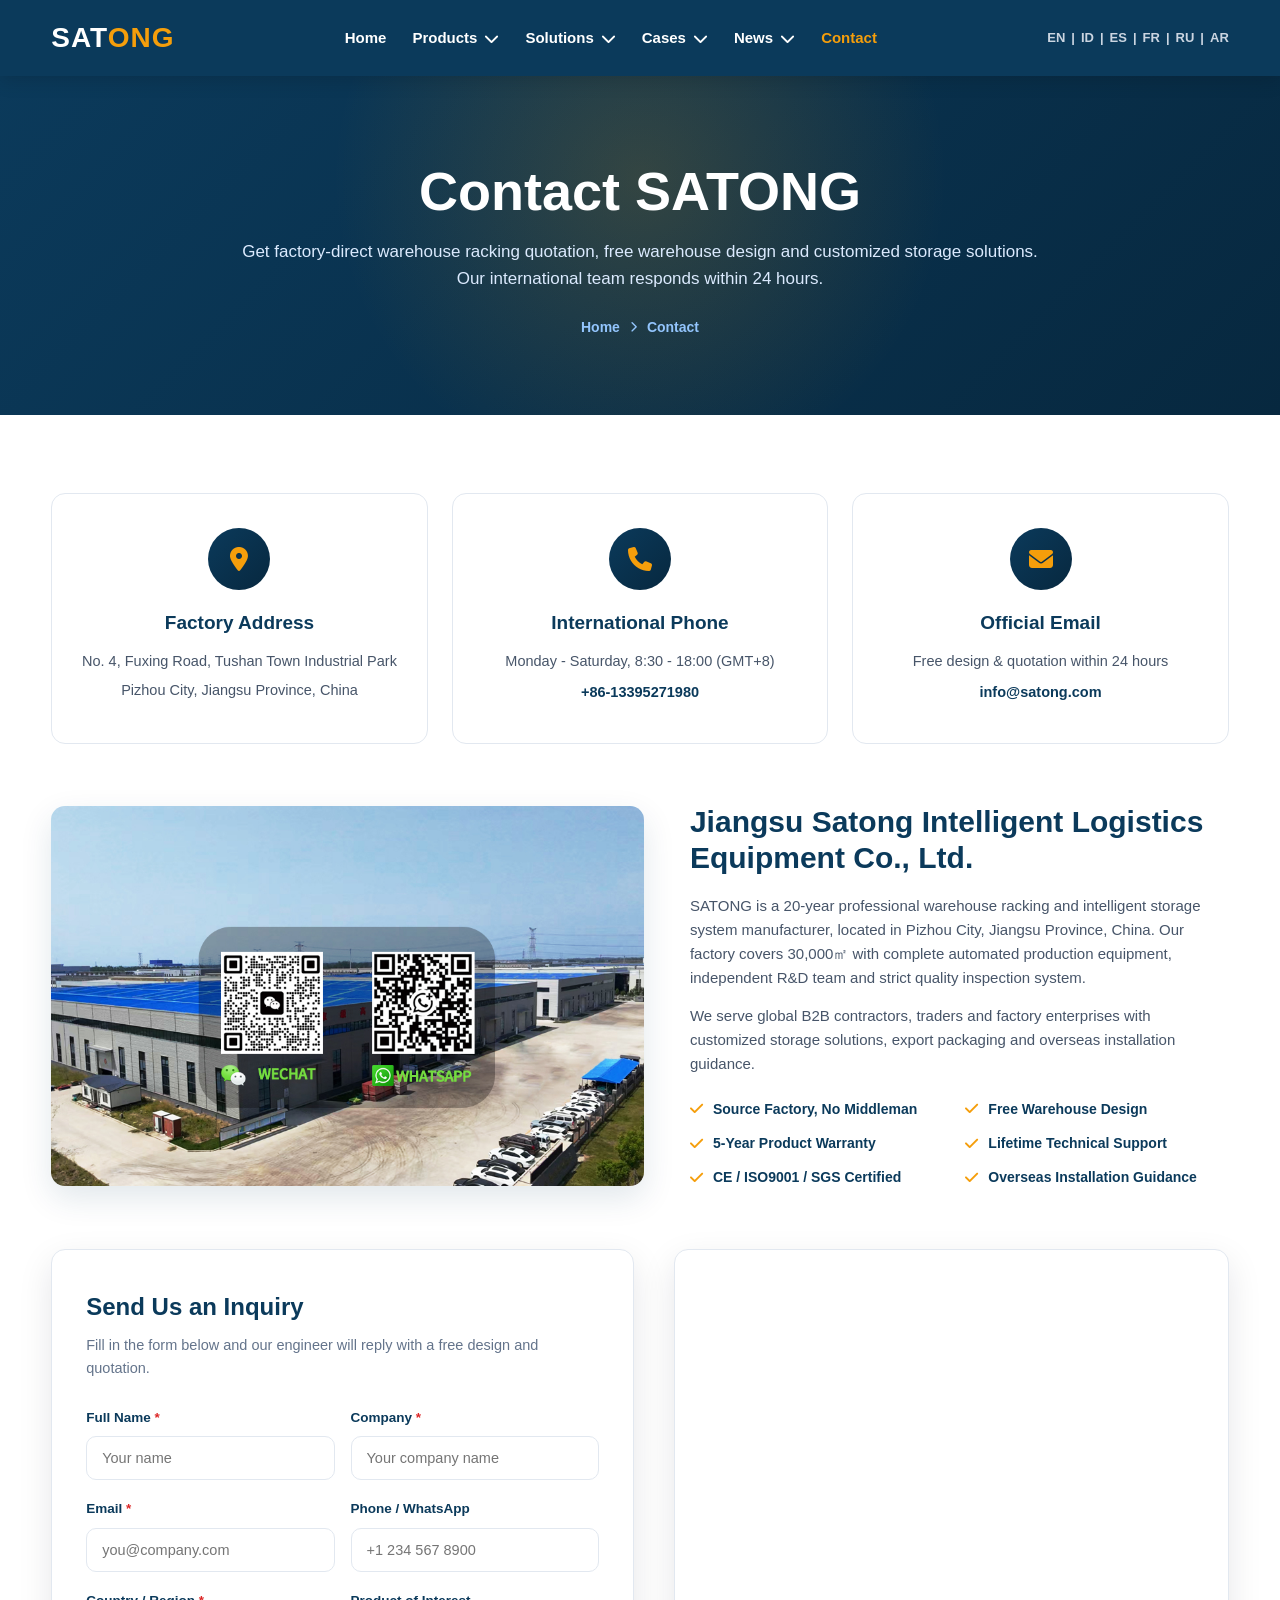
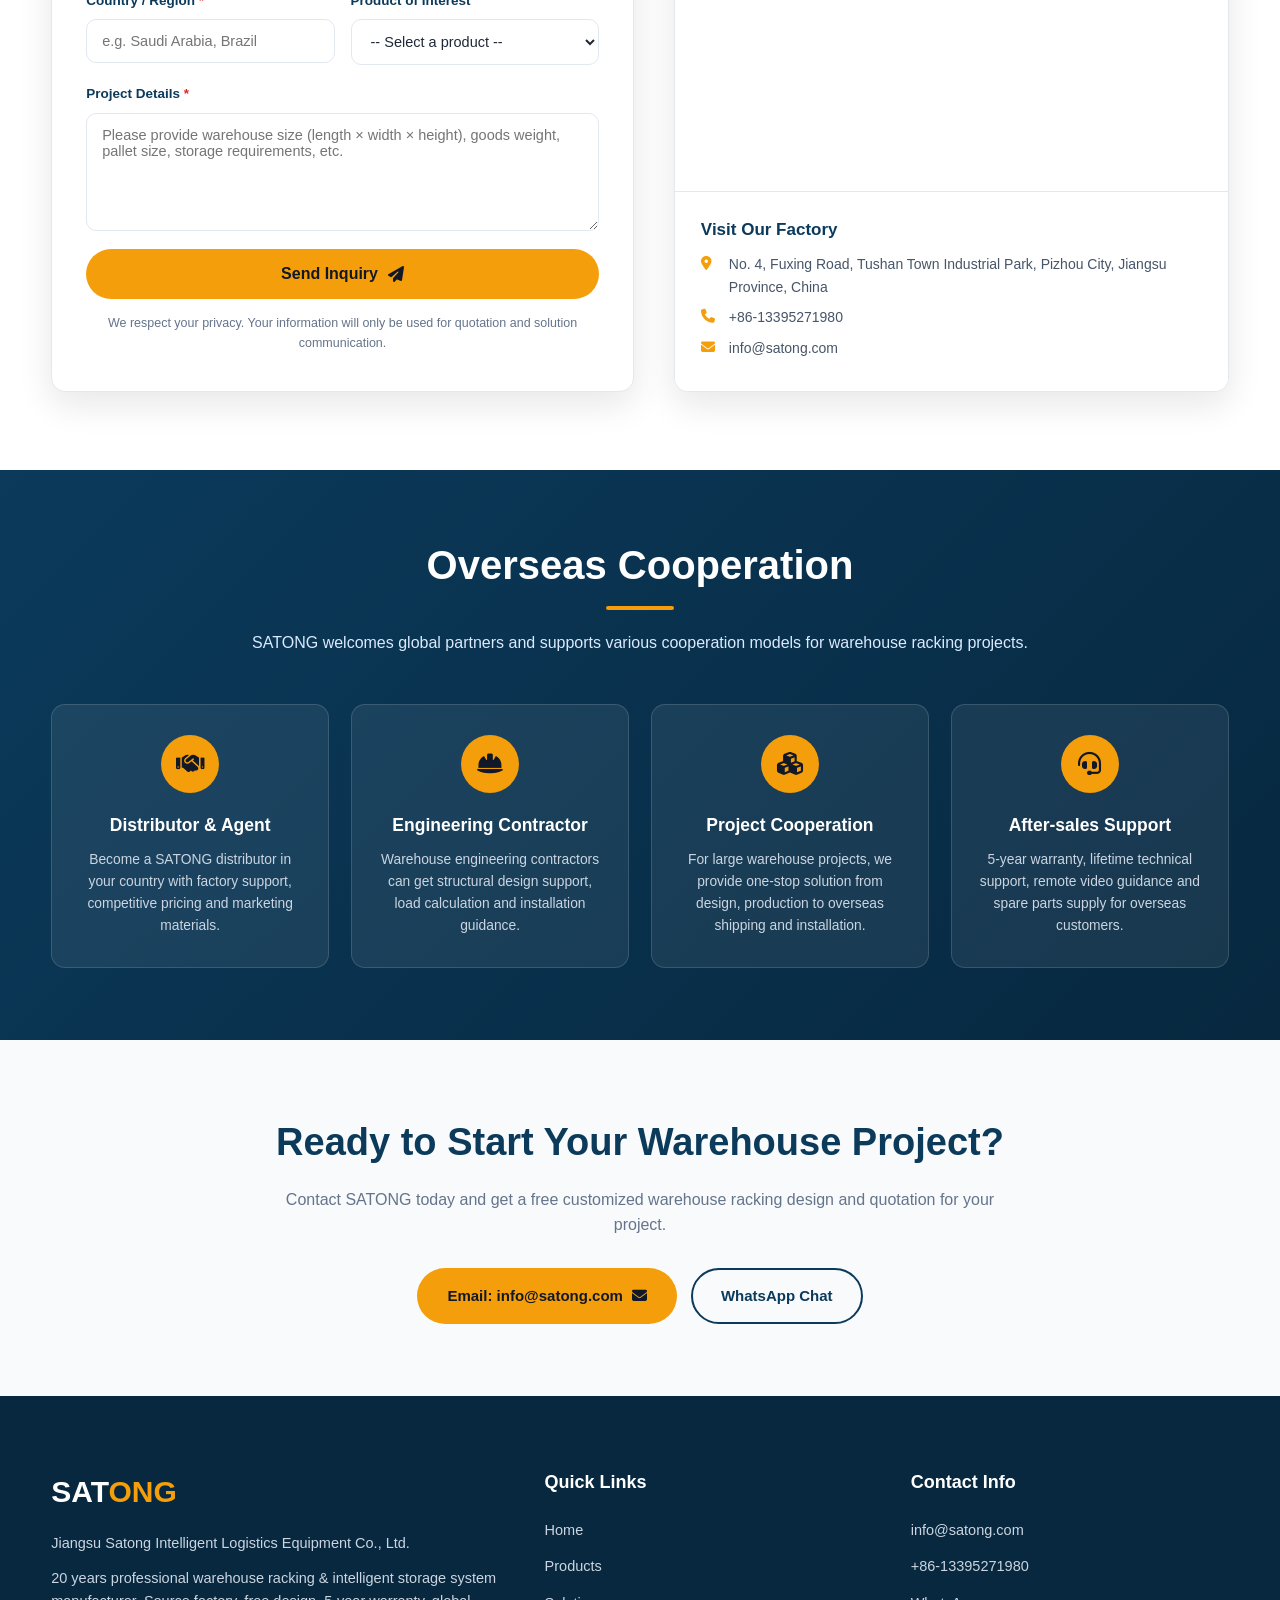
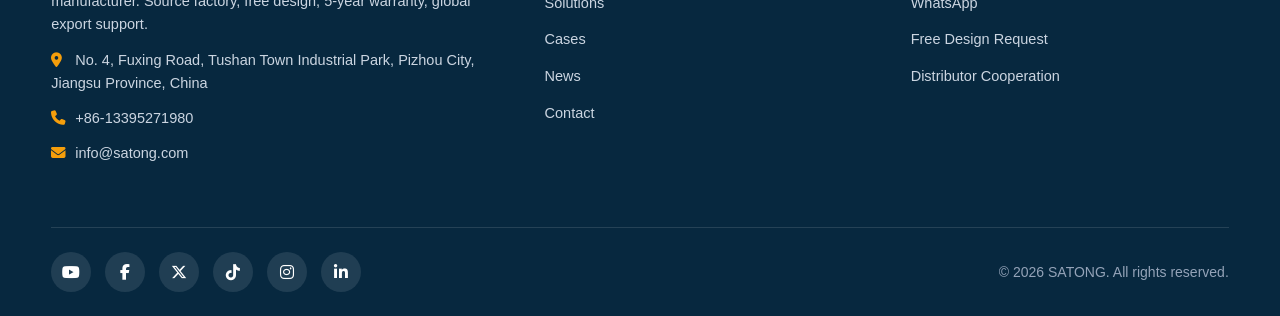
<file: contact.html>
<!DOCTYPE html>
<html lang="en">
<head>
  <meta charset="UTF-8">
  <meta name="viewport" content="width=device-width, initial-scale=1.0">
  <title>Contact SATONG | Warehouse Racking Manufacturer & Custom Storage Solution</title>
  <meta name="description" content="Contact Jiangsu Satong Intelligent Logistics Equipment Co., Ltd. for warehouse racking quotation. Free design, factory direct price, 5-year warranty. Address: Pizhou City, Jiangsu Province, China. Email: info@satong.com.">
  <meta name="keywords" content="contact warehouse racking manufacturer, warehouse racking quotation, factory direct racking supplier, customized storage solution China, Jiangsu Satong contact">
  <meta name="robots" content="index, follow">
  <link rel="canonical" href="https://www.satong.com/contact.html">
  <link rel="stylesheet" href="https://cdnjs.cloudflare.com/ajax/libs/font-awesome/6.4.0/css/all.min.css">

  <script type="application/ld+json">
  {
    "@context": "https://schema.org",
    "@type": "ContactPage",
    "mainEntity": {
      "@type": "Organization",
      "name": "Jiangsu Satong Intelligent Logistics Equipment Co., Ltd.",
      "alternateName": "SATONG",
      "url": "https://www.satong.com/",
      "email": "info@satong.com",
      "telephone": "+86-13395271980",
      "address": {
        "@type": "PostalAddress",
        "streetAddress": "No. 4, Fuxing Road, Tushan Town Industrial Park",
        "addressLocality": "Pizhou City",
        "addressRegion": "Jiangsu Province",
        "addressCountry": "CN"
      }
    }
  }
  </script>

  <style>
    :root {
      --primary: #0b3a5b;
      --primary-dark: #07283f;
      --accent: #f59e0b;
      --text: #1f2937;
      --muted: #64748b;
      --light: #f8fafc;
      --border: #e2e8f0;
      --shadow: 0 12px 32px rgba(11, 58, 91, 0.12);
      --radius: 14px;
    }

    * { margin: 0; padding: 0; box-sizing: border-box; }
    html { scroll-behavior: smooth; }
    body {
      font-family: "Segoe UI", Arial, Helvetica, sans-serif;
      color: var(--text);
      background: #fff;
      line-height: 1.6;
      padding-top: 76px;
      overflow-x: hidden;
    }
    img { max-width: 100%; display: block; }
    a { text-decoration: none; color: inherit; }
    ul { list-style: none; }
    .container { width: min(1200px, 92%); margin: 0 auto; }

    /* ========== HEADER / NAV ========== */
    .site-header {
      position: fixed;
      inset: 0 0 auto 0;
      height: 76px;
      background: var(--primary);
      z-index: 9999;
      box-shadow: 0 4px 18px rgba(0,0,0,.15);
    }
    .nav-wrap {
      height: 76px;
      display: flex;
      align-items: center;
      justify-content: space-between;
      gap: 24px;
    }
    .logo {
      color: #fff;
      font-size: 28px;
      font-weight: 900;
      letter-spacing: 1px;
      white-space: nowrap;
    }
    .logo span { color: var(--accent); }
    .main-nav > ul {
      display: flex;
      align-items: center;
      gap: 26px;
    }
    .main-nav li { position: relative; }
    .main-nav > ul > li > a {
      color: #fff;
      font-size: 15px;
      font-weight: 700;
      display: flex;
      align-items: center;
      gap: 7px;
      padding: 26px 0;
      transition: color .25s;
    }
    .main-nav > ul > li > a:hover,
    .main-nav > ul > li > a.active { color: var(--accent); }

    .dropdown, .subdropdown {
      position: absolute;
      top: 100%;
      left: 0;
      min-width: 245px;
      background: #fff;
      border-radius: 0 0 12px 12px;
      box-shadow: 0 18px 40px rgba(0,0,0,.18);
      padding: 10px 0;
      opacity: 0;
      visibility: hidden;
      transform: translateY(12px);
      transition: .25s ease;
      z-index: 1000;
    }
    .subdropdown {
      top: -10px;
      left: 100%;
      border-radius: 12px;
      min-width: 230px;
    }
    .main-nav li:hover > .dropdown,
    .main-nav li:hover > .subdropdown {
      opacity: 1;
      visibility: visible;
      transform: translateY(0);
    }
    .dropdown a {
      display: flex;
      justify-content: space-between;
      align-items: center;
      gap: 10px;
      padding: 11px 18px;
      color: #334155;
      font-size: 14px;
      font-weight: 600;
      white-space: nowrap;
      transition: .2s;
    }
    .dropdown a:hover {
      background: #f1f5f9;
      color: var(--primary);
      padding-left: 22px;
    }
    .dropdown i { font-size: 11px; color: #94a3b8; }

    .lang-switch {
      display: flex;
      align-items: center;
      gap: 6px;
      color: #cbd5e1;
      font-size: 13px;
      font-weight: 700;
    }
    .lang-switch a:hover { color: var(--accent); }

    .nav-toggle {
      display: none;
      border: 0;
      background: transparent;
      color: #fff;
      font-size: 25px;
      cursor: pointer;
    }

    /* ========== PAGE HERO ========== */
    .page-hero {
      position: relative;
      padding: 84px 0 76px;
      background: linear-gradient(135deg, #0b3a5b 0%, #07283f 100%);
      color: #fff;
      text-align: center;
      overflow: hidden;
    }
    .page-hero::after {
      content: "";
      position: absolute;
      inset: 0;
      background: radial-gradient(circle at 50% 30%, rgba(245,158,11,.18), transparent 45%);
      pointer-events: none;
    }
    .page-hero h1 {
      position: relative;
      z-index: 2;
      font-size: clamp(34px, 5vw, 54px);
      font-weight: 900;
      line-height: 1.15;
      margin-bottom: 16px;
    }
    .page-hero p {
      position: relative;
      z-index: 2;
      max-width: 820px;
      margin: 0 auto;
      color: #dbeafe;
      font-size: 17px;
    }
    .breadcrumb {
      position: relative;
      z-index: 2;
      margin-top: 24px;
      display: flex;
      justify-content: center;
      align-items: center;
      gap: 10px;
      color: #93c5fd;
      font-size: 14px;
      font-weight: 600;
    }
    .breadcrumb a:hover { color: var(--accent); }
    .breadcrumb i { font-size: 11px; }

    /* ========== SECTION COMMON ========== */
    .section { padding: 78px 0; }
    .section.alt { background: var(--light); }
    .section-header {
      text-align: center;
      max-width: 860px;
      margin: 0 auto 48px;
    }
    .section-header h2 {
      font-size: clamp(28px, 4vw, 40px);
      color: var(--primary);
      line-height: 1.15;
      font-weight: 900;
    }
    .title-line {
      display: block;
      width: 68px;
      height: 4px;
      border-radius: 4px;
      background: var(--accent);
      margin: 18px auto 20px;
    }
    .section-header p {
      color: var(--muted);
      font-size: 16px;
    }

    /* ========== CONTACT INFO CARDS ========== */
    .info-grid {
      display: grid;
      grid-template-columns: repeat(3, minmax(0, 1fr));
      gap: 24px;
      margin-bottom: 60px;
    }
    .info-card {
      background: #fff;
      border: 1px solid var(--border);
      border-radius: var(--radius);
      padding: 34px 26px;
      text-align: center;
      transition: .3s ease;
      height: 100%;
    }
    .info-card:hover {
      transform: translateY(-8px);
      box-shadow: var(--shadow);
      border-color: transparent;
    }
    .info-card .icon {
      width: 62px;
      height: 62px;
      border-radius: 50%;
      background: linear-gradient(135deg, #0b3a5b, #07283f);
      color: var(--accent);
      display: inline-flex;
      align-items: center;
      justify-content: center;
      font-size: 24px;
      margin-bottom: 18px;
    }
    .info-card h3 {
      color: var(--primary);
      font-size: 19px;
      margin-bottom: 12px;
    }
    .info-card p {
      color: #475569;
      font-size: 14.5px;
      margin-bottom: 6px;
    }
    .info-card a {
      color: var(--primary);
      font-weight: 800;
      font-size: 14.5px;
      transition: .2s;
    }
    .info-card a:hover { color: var(--accent); }

    /* ========== COMPANY INTRO ========== */
    .company-intro {
      display: grid;
      grid-template-columns: 1.1fr 1fr;
      gap: 46px;
      align-items: center;
      margin-bottom: 60px;
    }
    .company-intro img {
      width: 100%;
      height: 380px;
      object-fit: cover;
      border-radius: var(--radius);
      box-shadow: var(--shadow);
    }
    .company-intro .intro-content h2 {
      color: var(--primary);
      font-size: 30px;
      font-weight: 900;
      line-height: 1.2;
      margin-bottom: 18px;
    }
    .company-intro .intro-content p {
      color: #475569;
      font-size: 15px;
      margin-bottom: 14px;
    }
    .intro-highlights {
      display: grid;
      grid-template-columns: repeat(2, minmax(0, 1fr));
      gap: 12px;
      margin-top: 22px;
    }
    .intro-highlights div {
      display: flex;
      align-items: center;
      gap: 10px;
      font-size: 14px;
      font-weight: 700;
      color: var(--primary);
    }
    .intro-highlights i {
      color: var(--accent);
      font-size: 15px;
      flex-shrink: 0;
    }

    /* ========== FORM + MAP ========== */
    .contact-main {
      display: grid;
      grid-template-columns: 1.05fr 1fr;
      gap: 40px;
      align-items: start;
    }
    .form-card {
      background: #fff;
      border-radius: var(--radius);
      padding: 38px 34px;
      box-shadow: 0 12px 34px rgba(15, 23, 42, .1);
      border: 1px solid var(--border);
    }
    .form-card h3 {
      color: var(--primary);
      font-size: 24px;
      font-weight: 900;
      margin-bottom: 8px;
    }
    .form-card > p {
      color: var(--muted);
      font-size: 14.5px;
      margin-bottom: 26px;
    }
    .form-row {
      display: grid;
      grid-template-columns: 1fr 1fr;
      gap: 16px;
    }
    .form-group {
      margin-bottom: 18px;
      display: flex;
      flex-direction: column;
    }
    .form-group label {
      font-size: 13.5px;
      font-weight: 800;
      color: var(--primary);
      margin-bottom: 8px;
    }
    .form-group label .req { color: #dc2626; }
    .form-group input,
    .form-group select,
    .form-group textarea {
      width: 100%;
      padding: 13px 15px;
      border: 1.5px solid var(--border);
      border-radius: 10px;
      font-size: 14.5px;
      font-family: inherit;
      color: var(--text);
      background: #fff;
      transition: .25s;
      outline: none;
    }
    .form-group input:focus,
    .form-group select:focus,
    .form-group textarea:focus {
      border-color: var(--accent);
      box-shadow: 0 0 0 4px rgba(245, 158, 11, .14);
    }
    .form-group textarea {
      resize: vertical;
      min-height: 118px;
    }
    .form-submit {
      display: inline-flex;
      align-items: center;
      justify-content: center;
      gap: 10px;
      width: 100%;
      padding: 16px 28px;
      border: 0;
      border-radius: 50px;
      background: var(--accent);
      color: #111827;
      font-size: 16px;
      font-weight: 900;
      cursor: pointer;
      transition: .25s ease;
      font-family: inherit;
    }
    .form-submit:hover {
      background: var(--primary);
      color: #fff;
      transform: translateY(-3px);
      box-shadow: 0 14px 30px rgba(11, 58, 91, .28);
    }
    .form-note {
      margin-top: 14px;
      font-size: 12.5px;
      color: var(--muted);
      text-align: center;
    }
    .form-success {
      display: none;
      margin-top: 18px;
      padding: 14px 18px;
      border-radius: 10px;
      background: #ecfdf5;
      border: 1px solid #6ee7b7;
      color: #047857;
      font-size: 14px;
      font-weight: 700;
    }
    .form-success.show { display: block; }

    .map-wrap {
      background: #fff;
      border-radius: var(--radius);
      overflow: hidden;
      box-shadow: 0 12px 34px rgba(15, 23, 42, .1);
      border: 1px solid var(--border);
      display: flex;
      flex-direction: column;
      height: 100%;
    }
    .map-wrap iframe {
      width: 100%;
      flex: 1;
      min-height: 360px;
      border: 0;
      display: block;
    }
    .map-info {
      padding: 24px 26px;
      border-top: 1px solid var(--border);
      background: #fff;
    }
    .map-info h4 {
      color: var(--primary);
      font-size: 17px;
      margin-bottom: 10px;
    }
    .map-info p {
      color: #475569;
      font-size: 14px;
      margin-bottom: 8px;
      display: flex;
      align-items: flex-start;
      gap: 10px;
    }
    .map-info i {
      color: var(--accent);
      width: 18px;
      margin-top: 3px;
      flex-shrink: 0;
    }

    /* ========== OVERSEAS COOPERATION ========== */
    .coop-section {
      background: linear-gradient(135deg, #0b3a5b 0%, #07283f 100%);
      color: #fff;
      padding: 72px 0;
    }
    .coop-section .section-header h2 { color: #fff; }
    .coop-section .section-header p { color: #dbeafe; }
    .coop-grid {
      display: grid;
      grid-template-columns: repeat(4, minmax(0, 1fr));
      gap: 22px;
    }
    .coop-card {
      background: rgba(255,255,255,.07);
      border: 1px solid rgba(255,255,255,.14);
      border-radius: var(--radius);
      padding: 30px 24px;
      text-align: center;
      transition: .3s ease;
      height: 100%;
    }
    .coop-card:hover {
      background: rgba(255,255,255,.13);
      transform: translateY(-8px);
      border-color: var(--accent);
    }
    .coop-card .icon {
      width: 58px;
      height: 58px;
      border-radius: 50%;
      background: var(--accent);
      color: #111827;
      display: inline-flex;
      align-items: center;
      justify-content: center;
      font-size: 23px;
      margin-bottom: 18px;
    }
    .coop-card h3 {
      font-size: 17.5px;
      margin-bottom: 10px;
    }
    .coop-card p {
      color: #cbd5e1;
      font-size: 13.8px;
    }

    /* ========== CTA ========== */
    .cta-section {
      background: var(--light);
      padding: 72px 0;
      text-align: center;
    }
    .cta-section h2 {
      font-size: clamp(28px, 4vw, 38px);
      color: var(--primary);
      font-weight: 900;
      margin-bottom: 14px;
    }
    .cta-section p {
      color: var(--muted);
      max-width: 720px;
      margin: 0 auto 30px;
      font-size: 16px;
    }
    .cta-btns {
      display: flex;
      justify-content: center;
      flex-wrap: wrap;
      gap: 14px;
    }
    .btn {
      display: inline-flex;
      align-items: center;
      justify-content: center;
      gap: 9px;
      padding: 14px 28px;
      border-radius: 50px;
      font-weight: 800;
      font-size: 15px;
      transition: .25s ease;
      border: 2px solid transparent;
    }
    .btn-primary {
      background: var(--accent);
      color: #111827;
    }
    .btn-primary:hover {
      background: var(--primary);
      color: #fff;
      transform: translateY(-3px);
      box-shadow: 0 12px 26px rgba(11,58,91,.28);
    }
    .btn-outline {
      border-color: var(--primary);
      color: var(--primary);
    }
    .btn-outline:hover {
      background: var(--primary);
      color: #fff;
      transform: translateY(-3px);
    }

    /* ========== FOOTER ========== */
    .site-footer {
      background: #07283f;
      color: #cbd5e1;
      padding: 72px 0 0;
    }
    .footer-grid {
      display: grid;
      grid-template-columns: 1.4fr 1fr 1fr;
      gap: 48px;
      padding-bottom: 50px;
    }
    .footer-brand h3 {
      color: #fff;
      font-size: 30px;
      margin-bottom: 16px;
    }
    .footer-brand h3 span { color: var(--accent); }
    .footer-brand p { margin-bottom: 12px; font-size: 14.5px; }
    .footer-brand i { color: var(--accent); width: 20px; }
    .footer-col h4 {
      color: #fff;
      font-size: 18px;
      margin-bottom: 20px;
    }
    .footer-col li { margin-bottom: 11px; }
    .footer-col a {
      color: #cbd5e1;
      font-size: 14.5px;
      transition: .2s;
    }
    .footer-col a:hover { color: var(--accent); padding-left: 5px; }
    .footer-bottom {
      border-top: 1px solid rgba(255,255,255,.12);
      padding: 24px 0;
      display: flex;
      justify-content: space-between;
      align-items: center;
      gap: 20px;
      flex-wrap: wrap;
    }
    .social-icons {
      display: flex;
      align-items: center;
      gap: 14px;
    }
    .social-icons a {
      width: 40px;
      height: 40px;
      border-radius: 50%;
      display: inline-flex;
      align-items: center;
      justify-content: center;
      background: rgba(255,255,255,.1);
      color: #fff;
      transition: .25s;
    }
    .social-icons a:hover {
      background: var(--accent);
      color: #111827;
      transform: translateY(-4px);
    }
    .copyright { font-size: 14px; color: #94a3b8; }

    /* ========== RESPONSIVE ========== */
    @media (max-width: 1100px) {
      .coop-grid { grid-template-columns: repeat(2, minmax(0, 1fr)); }
    }
    @media (max-width: 992px) {
      body { padding-top: 70px; }
      .site-header, .nav-wrap { height: 70px; }
      .nav-toggle { display: block; }
      .lang-switch { display: none; }
      .main-nav {
        display: none;
        position: absolute;
        top: 70px;
        left: 0;
        right: 0;
        background: var(--primary);
        padding: 18px 24px 28px;
        max-height: calc(100vh - 70px);
        overflow-y: auto;
        box-shadow: 0 18px 30px rgba(0,0,0,.25);
      }
      .main-nav.active { display: block; }
      .main-nav > ul { display: block; }
      .main-nav > ul > li {
        border-bottom: 1px solid rgba(255,255,255,.12);
      }
      .main-nav > ul > li > a {
        padding: 15px 0;
        justify-content: space-between;
      }
      .dropdown, .subdropdown {
        position: static;
        opacity: 1;
        visibility: visible;
        transform: none;
        box-shadow: none;
        background: transparent;
        min-width: 0;
        padding: 0 0 0 16px;
        display: none;
        border-radius: 0;
      }
      .main-nav .has-dropdown.open > .dropdown,
      .main-nav .has-subdropdown.open > .subdropdown {
        display: block;
      }
      .dropdown a {
        color: #dbeafe;
        padding: 10px 0;
        white-space: normal;
      }
      .dropdown a:hover {
        background: transparent;
        color: var(--accent);
        padding-left: 0;
      }
      .subdropdown { padding-left: 16px; }
      .info-grid { grid-template-columns: 1fr; }
      .company-intro { grid-template-columns: 1fr; gap: 30px; }
      .company-intro img { height: 300px; }
      .contact-main { grid-template-columns: 1fr; }
    }
    @media (max-width: 760px) {
      .footer-grid { grid-template-columns: 1fr; gap: 36px; }
      .footer-bottom { flex-direction: column; text-align: center; }
      .cta-btns { flex-direction: column; align-items: center; }
      .btn { width: 100%; max-width: 320px; }
      .form-row { grid-template-columns: 1fr; gap: 0; }
      .intro-highlights { grid-template-columns: 1fr; }
    }
    @media (max-width: 560px) {
      .section { padding: 58px 0; }
      .page-hero { padding: 64px 0 58px; }
      .form-card { padding: 28px 22px; }
      .coop-grid { grid-template-columns: 1fr; }
      .map-wrap iframe { min-height: 300px; }
    }
  </style>
</head>
<body>

  <!-- ========== HEADER ========== -->
  <header class="site-header">
    <div class="container nav-wrap">
      <a href="index.html" class="logo">SAT<span>ONG</span></a>

      <button class="nav-toggle" aria-label="Toggle navigation">
        <i class="fa-solid fa-bars"></i>
      </button>

      <nav class="main-nav">
        <ul>
          <li><a href="index.html">Home</a></li>

          <li class="has-dropdown">
            <a href="products.html">Products <i class="fa-solid fa-chevron-down"></i></a>
            <ul class="dropdown">
              <li class="has-subdropdown">
                <a href="products.html#automated-solutions">Automated Solutions <i class="fa-solid fa-chevron-right"></i></a>
                <ul class="subdropdown">
                  <li><a href="products.html#pallet-asrs">Pallet AS/RS</a></li>
                  <li><a href="products.html#box-asrs">Box AS/RS</a></li>
                  <li><a href="products.html#shuttle-racking">Shuttle Racking System</a></li>
                  <li><a href="products.html#four-way-shuttle">Four-Way Shuttle System</a></li>
                  <li><a href="products.html#ctu-robot">CTU Robot System</a></li>
                  <li><a href="products.html#agv-robot">AGV Robot System</a></li>
                  <li><a href="products.html#climbing-robot">Climbing Robot Solution</a></li>
                  <li><a href="products.html#conveyor-line">Automatic Conveyor Line</a></li>
                  <li><a href="products.html#sorting-line">Automatic Sorting Line</a></li>
                </ul>
              </li>
              <li class="has-subdropdown">
                <a href="products.html#industrial-racks">Industrial Racks <i class="fa-solid fa-chevron-right"></i></a>
                <ul class="subdropdown">
                  <li><a href="products.html#pallet-racking">Pallet Racking</a></li>
                  <li><a href="products.html#narrow-aisle">Narrow Aisle Racking</a></li>
                  <li><a href="products.html#double-deep">Double Deep Racking</a></li>
                  <li><a href="products.html#drive-in">Drive-In Racking</a></li>
                  <li><a href="products.html#push-back">Push-Back Racking</a></li>
                  <li><a href="products.html#gravity-flow">Gravity Flow Racking</a></li>
                  <li><a href="products.html#mezzanine">Mezzanine Racking</a></li>
                  <li><a href="products.html#steel-platform">Steel Platform</a></li>
                  <li><a href="products.html#cantilever">Cantilever Racking</a></li>
                  <li><a href="products.html#mold-storage">Mold Storage Rack</a></li>
                </ul>
              </li>
              <li class="has-subdropdown">
                <a href="products.html#sorting-racks">Sorting Racks <i class="fa-solid fa-chevron-right"></i></a>
                <ul class="subdropdown">
                  <li><a href="products.html#layer-shelving">Layer Shelving</a></li>
                  <li><a href="products.html#carton-flow">Carton Flow Racking</a></li>
                  <li><a href="products.html#die-storage">Die Storage Rack</a></li>
                  <li><a href="products.html#ink-tray">Ink Tray Rack</a></li>
                  <li><a href="products.html#watermark-plate">Watermark Plate Rack</a></li>
                  <li><a href="products.html#printed-sample">Printed Sample Rack</a></li>
                  <li><a href="products.html#film-rack">Film Rack</a></li>
                </ul>
              </li>
              <li class="has-subdropdown">
                <a href="products.html#supporting-equipment">Supporting Equipment <i class="fa-solid fa-chevron-right"></i></a>
                <ul class="subdropdown">
                  <li><a href="products.html#steel-pallet">Steel Pallet</a></li>
                  <li><a href="products.html#plastic-pallet">Plastic Pallet</a></li>
                  <li><a href="products.html#storage-cage">Storage Cage</a></li>
                  <li><a href="products.html#metal-mesh-wall">Metal Mesh Wall</a></li>
                </ul>
              </li>
            </ul>
          </li>

          <li class="has-dropdown">
            <a href="solutions.html">Solutions <i class="fa-solid fa-chevron-down"></i></a>
            <ul class="dropdown">
              <li><a href="solutions.html#cold-chain">Cold Chain & Food Industry</a></li>
              <li><a href="solutions.html#printing">Printing Industry</a></li>
              <li><a href="solutions.html#furniture">Furniture Industry</a></li>
              <li><a href="solutions.html#medical">Medical Supplies Industry</a></li>
            </ul>
          </li>

          <li class="has-dropdown">
            <a href="cases.html">Cases <i class="fa-solid fa-chevron-down"></i></a>
            <ul class="dropdown">
              <li><a href="cases.html#southeast-asia">Southeast Asia</a></li>
              <li><a href="cases.html#middle-east">Middle East</a></li>
              <li><a href="cases.html#europe">Europe</a></li>
              <li><a href="cases.html#latin-america">Latin America</a></li>
              <li><a href="cases.html#central-asia">Central Asia</a></li>
              <li><a href="cases.html#russian-speaking">Russian-speaking Regions</a></li>
              <li><a href="cases.html#africa">Africa</a></li>
              <li><a href="cases.html#oceania">Oceania</a></li>
            </ul>
          </li>

          <li class="has-dropdown">
            <a href="news.html">News <i class="fa-solid fa-chevron-down"></i></a>
            <ul class="dropdown">
              <li><a href="news.html#company-news">Company News</a></li>
              <li><a href="news.html#industry-insights">Industry Insights</a></li>
              <li><a href="news.html#qa">Q&A</a></li>
            </ul>
          </li>

          <li><a href="contact.html" class="active">Contact</a></li>
        </ul>
      </nav>

     <div class="lang-switch">
  <a href="index.html">EN</a><span>|</span>
  <a href="id/index.html">ID</a><span>|</span> <!-- 新增印尼语 -->
  <a href="es/index.html">ES</a><span>|</span>
  <a href="fr/index.html">FR</a><span>|</span>
  <a href="ru/index.html">RU</a><span>|</span>
  <a href="ar/index.html">AR</a>
</div>
    </div>
  </header>

  <!-- ========== PAGE HERO ========== -->
  <section class="page-hero">
    <div class="container">
      <h1>Contact SATONG</h1>
      <p>Get factory-direct warehouse racking quotation, free warehouse design and customized storage solutions. Our international team responds within 24 hours.</p>
      <div class="breadcrumb">
        <a href="index.html">Home</a>
        <i class="fa-solid fa-chevron-right"></i>
        <span>Contact</span>
      </div>
    </div>
  </section>

  <!-- ========== CONTACT INFO + INTRO ========== -->
  <section class="section">
    <div class="container">

      <!-- Info cards -->
      <div class="info-grid">
        <div class="info-card">
          <div class="icon"><i class="fa-solid fa-location-dot"></i></div>
          <h3>Factory Address</h3>
          <p>No. 4, Fuxing Road, Tushan Town Industrial Park</p>
          <p>Pizhou City, Jiangsu Province, China</p>
        </div>

        <div class="info-card">
          <div class="icon"><i class="fa-solid fa-phone"></i></div>
          <h3>International Phone</h3>
          <p>Monday - Saturday, 8:30 - 18:00 (GMT+8)</p>
          <a href="tel:+8613395271980">+86-13395271980</a>
        </div>

        <div class="info-card">
          <div class="icon"><i class="fa-solid fa-envelope"></i></div>
          <h3>Official Email</h3>
          <p>Free design & quotation within 24 hours</p>
          <a href="mailto:info@satong.com">info@satong.com</a>
        </div>
      </div>

      <!-- Company intro -->
      <div class="company-intro">
        <img src="images/company/satong-factory.jpg" alt="Jiangsu Satong Intelligent Logistics Equipment factory in Pizhou City">
        <div class="intro-content">
          <h2>Jiangsu Satong Intelligent Logistics Equipment Co., Ltd.</h2>
          <p>SATONG is a 20-year professional warehouse racking and intelligent storage system manufacturer, located in Pizhou City, Jiangsu Province, China. Our factory covers 30,000㎡ with complete automated production equipment, independent R&D team and strict quality inspection system.</p>
          <p>We serve global B2B contractors, traders and factory enterprises with customized storage solutions, export packaging and overseas installation guidance.</p>

          <div class="intro-highlights">
            <div><i class="fa-solid fa-check"></i> Source Factory, No Middleman</div>
            <div><i class="fa-solid fa-check"></i> Free Warehouse Design</div>
            <div><i class="fa-solid fa-check"></i> 5-Year Product Warranty</div>
            <div><i class="fa-solid fa-check"></i> Lifetime Technical Support</div>
            <div><i class="fa-solid fa-check"></i> CE / ISO9001 / SGS Certified</div>
            <div><i class="fa-solid fa-check"></i> Overseas Installation Guidance</div>
          </div>
        </div>
      </div>

      <!-- Form + Map -->
      <div class="contact-main">

        <!-- Inquiry Form -->
        <div class="form-card">
          <h3>Send Us an Inquiry</h3>
          <p>Fill in the form below and our engineer will reply with a free design and quotation.</p>

          <form id="inquiryForm" action="https://formspree.io/f/xwlpoveg" method="POST" novalidate>
            <div class="form-row">
              <div class="form-group">
                <label for="name">Full Name <span class="req">*</span></label>
                <input type="text" id="name" name="name" placeholder="Your name" required>
              </div>

              <div class="form-group">
                <label for="company">Company <span class="req">*</span></label>
                <input type="text" id="company" name="company" placeholder="Your company name" required>
              </div>
            </div>

            <div class="form-row">
              <div class="form-group">
                <label for="email">Email <span class="req">*</span></label>
                <input type="email" id="email" name="email" placeholder="you@company.com" required>
              </div>

              <div class="form-group">
                <label for="phone">Phone / WhatsApp</label>
                <input type="tel" id="phone" name="phone" placeholder="+1 234 567 8900">
              </div>
            </div>

            <div class="form-row">
              <div class="form-group">
                <label for="country">Country / Region <span class="req">*</span></label>
                <input type="text" id="country" name="country" placeholder="e.g. Saudi Arabia, Brazil" required>
              </div>

              <div class="form-group">
                <label for="product">Product of Interest</label>
                <select id="product" name="product">
                  <option value="">-- Select a product --</option>
                  <option value="Pallet Racking">Pallet Racking</option>
                  <option value="Cantilever Racking">Cantilever Racking</option>
                  <option value="Drive-In Racking">Drive-In Racking</option>
                  <option value="Mezzanine Racking">Mezzanine Racking</option>
                  <option value="Shuttle Racking System">Shuttle Racking System</option>
                  <option value="AS/RS Automated Warehouse">AS/RS Automated Warehouse</option>
                  <option value="Push-Back Racking">Push-Back Racking</option>
                  <option value="Gravity Flow Racking">Gravity Flow Racking</option>
                  <option value="Sorting Racks">Sorting Racks</option>
                  <option value="Supporting Equipment">Supporting Equipment</option>
                  <option value="Customized Solution">Customized Solution</option>
                </select>
              </div>
            </div>

            <div class="form-group">
              <label for="message">Project Details <span class="req">*</span></label>
              <textarea id="message" name="message" placeholder="Please provide warehouse size (length × width × height), goods weight, pallet size, storage requirements, etc." required></textarea>
            </div>

            <button type="submit" class="form-submit">
              Send Inquiry <i class="fa-solid fa-paper-plane"></i>
            </button>

            <p class="form-note">We respect your privacy. Your information will only be used for quotation and solution communication.</p>

            <div class="form-success" id="formSuccess">
              <i class="fa-solid fa-circle-check"></i> Thank you! Your inquiry has been received. Our engineer will reply within 24 hours.
            </div>
          </form>
        </div>

        <!-- Google Map -->
        <div class="map-wrap">
          <iframe
            src="https://www.google.com/maps?q=Pizhou%20City%2C%20Jiangsu%20Province%2C%20China&output=embed"
            title="SATONG Factory Location - Pizhou City, Jiangsu Province, China"
            loading="lazy"
            referrerpolicy="no-referrer-when-downgrade"
            allowfullscreen>
          </iframe>
          <div class="map-info">
            <h4>Visit Our Factory</h4>
            <p><i class="fa-solid fa-location-dot"></i> No. 4, Fuxing Road, Tushan Town Industrial Park, Pizhou City, Jiangsu Province, China</p>
            <p><i class="fa-solid fa-phone"></i> +86-13395271980</p>
            <p><i class="fa-solid fa-envelope"></i> info@satong.com</p>
          </div>
        </div>

      </div>
    </div>
  </section>

  <!-- ========== OVERSEAS COOPERATION ========== -->
  <section class="coop-section">
    <div class="container">
      <div class="section-header">
        <h2>Overseas Cooperation</h2>
        <span class="title-line"></span>
        <p>SATONG welcomes global partners and supports various cooperation models for warehouse racking projects.</p>
      </div>

      <div class="coop-grid">
        <div class="coop-card">
          <div class="icon"><i class="fa-solid fa-handshake"></i></div>
          <h3>Distributor & Agent</h3>
          <p>Become a SATONG distributor in your country with factory support, competitive pricing and marketing materials.</p>
        </div>

        <div class="coop-card">
          <div class="icon"><i class="fa-solid fa-helmet-safety"></i></div>
          <h3>Engineering Contractor</h3>
          <p>Warehouse engineering contractors can get structural design support, load calculation and installation guidance.</p>
        </div>

        <div class="coop-card">
          <div class="icon"><i class="fa-solid fa-cubes"></i></div>
          <h3>Project Cooperation</h3>
          <p>For large warehouse projects, we provide one-stop solution from design, production to overseas shipping and installation.</p>
        </div>

        <div class="coop-card">
          <div class="icon"><i class="fa-solid fa-headset"></i></div>
          <h3>After-sales Support</h3>
          <p>5-year warranty, lifetime technical support, remote video guidance and spare parts supply for overseas customers.</p>
        </div>
      </div>
    </div>
  </section>

  <!-- ========== CTA ========== -->
  <section class="cta-section">
    <div class="container">
      <h2>Ready to Start Your Warehouse Project?</h2>
      <p>Contact SATONG today and get a free customized warehouse racking design and quotation for your project.</p>
      <div class="cta-btns">
        <a href="mailto:info@satong.com" class="btn btn-primary">Email: info@satong.com <i class="fa-solid fa-envelope"></i></a>
        <a href="https://wa.me/8613395271980" class="btn btn-outline" target="_blank" rel="noopener">WhatsApp Chat</a>
      </div>
    </div>
  </section>

  <!-- ========== FOOTER ========== -->
  <footer class="site-footer">
    <div class="container footer-grid">
      <div class="footer-brand">
        <h3>SAT<span>ONG</span></h3>
        <p>Jiangsu Satong Intelligent Logistics Equipment Co., Ltd.</p>
        <p>20 years professional warehouse racking & intelligent storage system manufacturer. Source factory, free design, 5-year warranty, global export support.</p>
        <p><i class="fa-solid fa-location-dot"></i> No. 4, Fuxing Road, Tushan Town Industrial Park, Pizhou City, Jiangsu Province, China</p>
        <p><i class="fa-solid fa-phone"></i> +86-13395271980</p>
        <p><i class="fa-solid fa-envelope"></i> info@satong.com</p>
      </div>

      <div class="footer-col">
        <h4>Quick Links</h4>
        <ul>
          <li><a href="index.html">Home</a></li>
          <li><a href="products.html">Products</a></li>
          <li><a href="solutions.html">Solutions</a></li>
          <li><a href="cases.html">Cases</a></li>
          <li><a href="news.html">News</a></li>
          <li><a href="contact.html">Contact</a></li>
        </ul>
      </div>

      <div class="footer-col">
        <h4>Contact Info</h4>
        <ul>
          <li><a href="mailto:info@satong.com">info@satong.com</a></li>
          <li><a href="tel:+8613395271980">+86-13395271980</a></li>
          <li><a href="https://wa.me/8613395271980" target="_blank" rel="noopener">WhatsApp</a></li>
          <li><a href="contact.html">Free Design Request</a></li>
          <li><a href="contact.html">Distributor Cooperation</a></li>
        </ul>
      </div>
    </div>

    <div class="container footer-bottom">
      <div class="social-icons">
        <a href="#" aria-label="YouTube"><i class="fa-brands fa-youtube"></i></a>
        <a href="#" aria-label="Facebook"><i class="fa-brands fa-facebook-f"></i></a>
        <a href="#" aria-label="X Twitter"><i class="fa-brands fa-x-twitter"></i></a>
        <a href="#" aria-label="TikTok"><i class="fa-brands fa-tiktok"></i></a>
        <a href="#" aria-label="Instagram"><i class="fa-brands fa-instagram"></i></a>
        <a href="#" aria-label="LinkedIn"><i class="fa-brands fa-linkedin-in"></i></a>
      </div>
      <p class="copyright">© 2026 SATONG. All rights reserved.</p>
    </div>
  </footer>

  <script>
    document.addEventListener('DOMContentLoaded', function () {
      /* Mobile navigation */
      const navToggle = document.querySelector('.nav-toggle');
      const mainNav = document.querySelector('.main-nav');

      navToggle.addEventListener('click', function () {
        mainNav.classList.toggle('active');
      });

      /* Mobile dropdown toggle */
      document.querySelectorAll('.has-dropdown > a, .has-subdropdown > a').forEach(function (link) {
        link.addEventListener('click', function (e) {
          if (window.innerWidth <= 992) {
            e.preventDefault();
            const parent = this.parentElement;
            parent.classList.toggle('open');
          }
        });
      });

      /* Inquiry form validation */
      const form = document.getElementById('inquiryForm');
      const success = document.getElementById('formSuccess');

      form.addEventListener('submit', function (e) {
        e.preventDefault();

        const required = ['name', 'company', 'email', 'country', 'message'];
        let valid = true;

        required.forEach(function (id) {
          const field = document.getElementById(id);
          field.style.borderColor = '';
          if (!field.value.trim()) {
            field.style.borderColor = '#dc2626';
            valid = false;
          }
        });

        const email = document.getElementById('email');
        if (email.value.trim() && !/^[^\s@]+@[^\s@]+\.[^\s@]+$/.test(email.value.trim())) {
          email.style.borderColor = '#dc2626';
          valid = false;
        }

        if (!valid) {
          return;
        }

        /* In production: replace this with your server/backend/Formspree endpoint */
        form.submit(); // 真正提交给 Formspree

        setTimeout(function () {
          success.classList.remove('show');
        }, 6000);
      });

      /* Clear error state on input */
      form.querySelectorAll('input, select, textarea').forEach(function (field) {
        field.addEventListener('input', function () {
          this.style.borderColor = '';
        });
      });
    });
  </script>
</body>
</html>
</file>
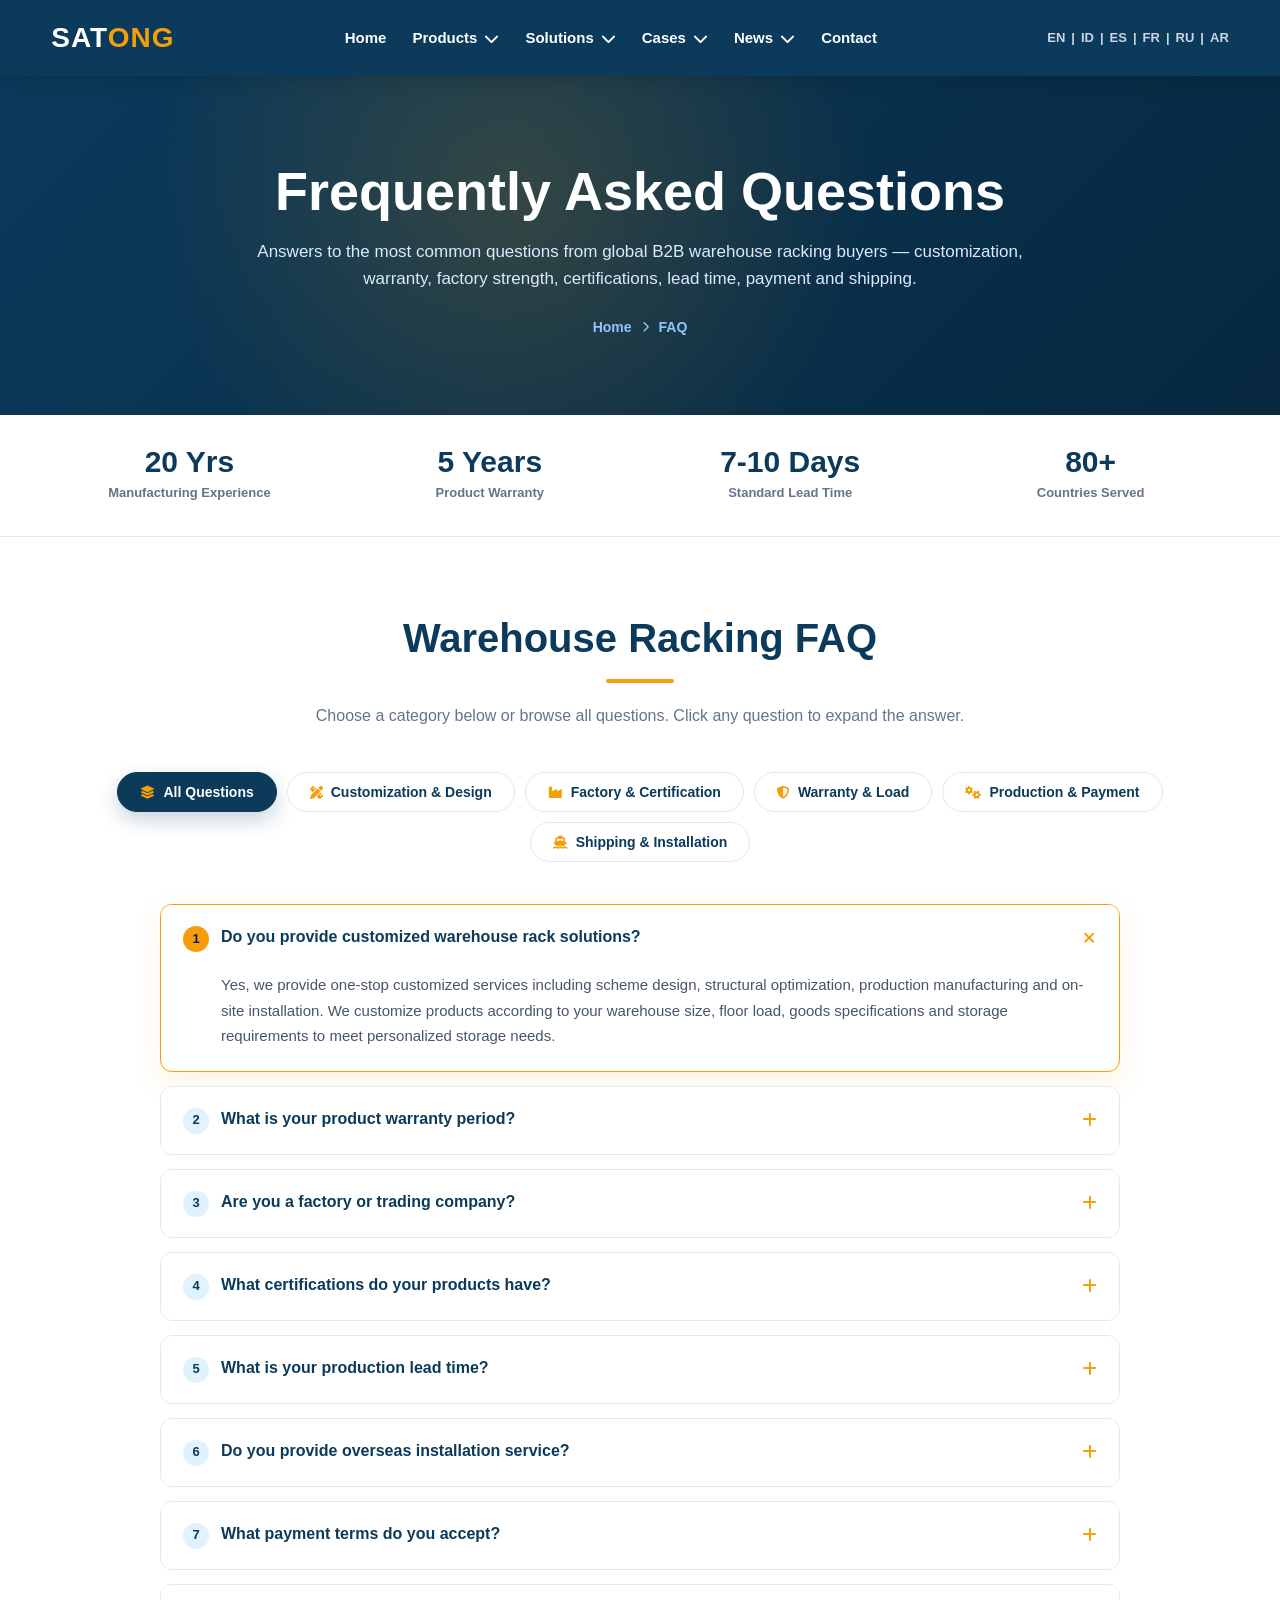
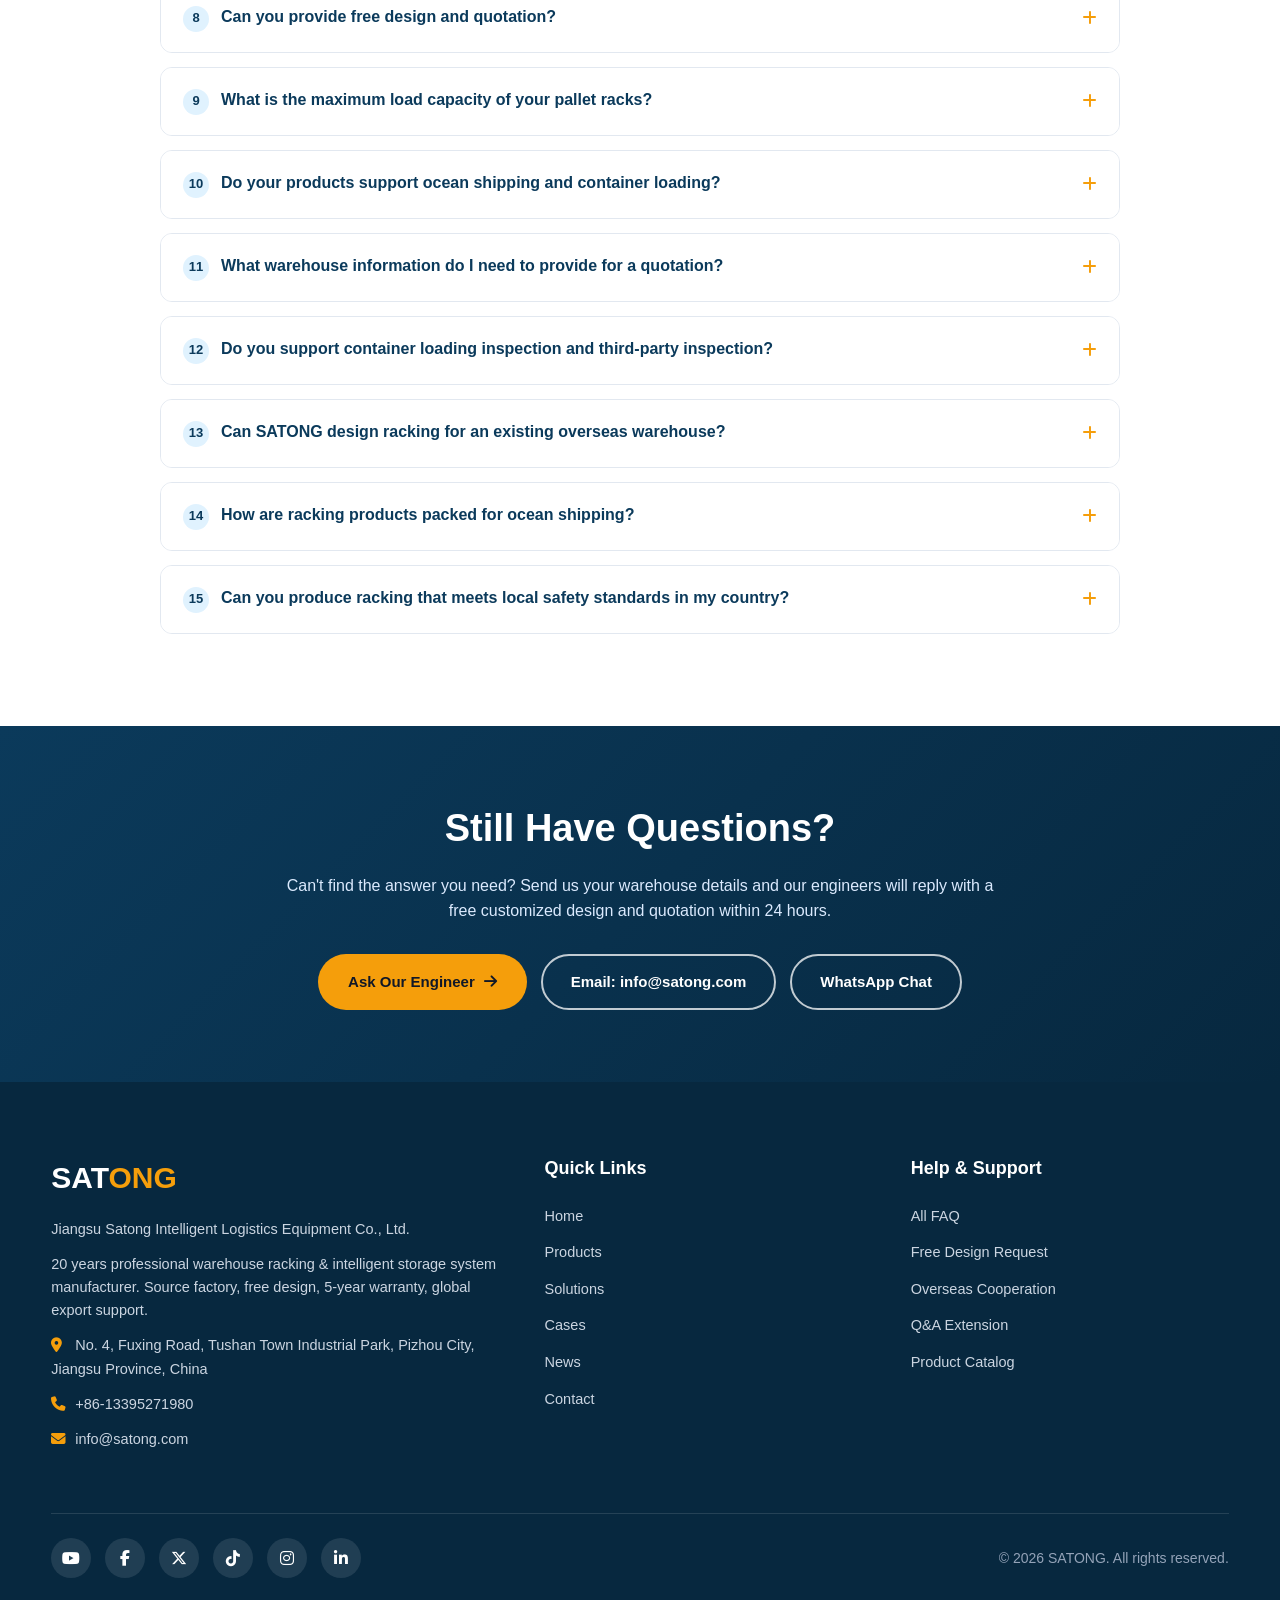
<file: faq.html>
<!DOCTYPE html>
<html lang="en">
<head>
  <meta charset="UTF-8">
  <meta name="viewport" content="width=device-width, initial-scale=1.0">
  <title>FAQ | Warehouse Racking Questions Answered | SATONG Manufacturer</title>
  <meta name="description" content="Frequently asked questions about SATONG warehouse racking: customization, warranty, factory strength, certifications, lead time, payment terms, overseas installation and shipping. Get answers from a 20-year manufacturer.">
  <meta name="keywords" content="warehouse racking FAQ, pallet racking questions, storage rack warranty, racking manufacturer FAQ, customized warehouse rack solution, racking lead time, racking payment terms">
  <meta name="robots" content="index, follow">
  <link rel="canonical" href="https://www.satong.com/faq.html">
  <link rel="stylesheet" href="https://cdnjs.cloudflare.com/ajax/libs/font-awesome/6.4.0/css/all.min.css">

  <script type="application/ld+json">
  {
    "@context": "https://schema.org",
    "@type": "FAQPage",
    "mainEntity": [
      {
        "@type": "Question",
        "name": "Do you provide customized warehouse rack solutions?",
        "acceptedAnswer": {
          "@type": "Answer",
          "text": "Yes, we provide one-stop customized services including scheme design, structural optimization, production manufacturing and on-site installation. We customize products according to your warehouse size, floor load, goods specifications and storage requirements."
        }
      },
      {
        "@type": "Question",
        "name": "What is your product warranty period?",
        "acceptedAnswer": {
          "@type": "Answer",
          "text": "We provide 5-year warranty for all standard racking products and lifelong after-sales technical support. Damaged parts caused by non-human factors will be replaced free of charge within the warranty period."
        }
      },
      {
        "@type": "Question",
        "name": "Are you a factory or trading company?",
        "acceptedAnswer": {
          "@type": "Answer",
          "text": "We are a professional direct manufacturer with 20 years of production experience. Our factory covers 30,000 square meters, with complete production equipment, independent R&D team and strict quality inspection system."
        }
      },
      {
        "@type": "Question",
        "name": "What certifications do your products have?",
        "acceptedAnswer": {
          "@type": "Answer",
          "text": "Our products have passed ISO9001 quality management system certification, CE certification, SGS inspection and multiple national utility model and invention patents, meeting European and international export standards."
        }
      },
      {
        "@type": "Question",
        "name": "What is your production lead time?",
        "acceptedAnswer": {
          "@type": "Answer",
          "text": "Standard products can be delivered within 7-10 working days. For customized products and large-scale engineering projects, the production cycle is 15-30 working days."
        }
      },
      {
        "@type": "Question",
        "name": "Do you provide overseas installation service?",
        "acceptedAnswer": {
          "@type": "Answer",
          "text": "Yes. We can provide overseas on-site installation guidance service, and also support remote video installation guidance. We have professional international project teams."
        }
      },
      {
        "@type": "Question",
        "name": "What payment terms do you accept?",
        "acceptedAnswer": {
          "@type": "Answer",
          "text": "We support multiple payment terms: T/T, L/C, Western Union, etc. The conventional term is 30% deposit in advance and 70% balance before delivery."
        }
      },
      {
        "@type": "Question",
        "name": "Can you provide free design and quotation?",
        "acceptedAnswer": {
          "@type": "Answer",
          "text": "Absolutely free. We provide free professional warehouse scheme design, product matching and detailed quotation according to your actual needs, with no hidden charges."
        }
      },
      {
        "@type": "Question",
        "name": "What is the maximum load capacity of your pallet racks?",
        "acceptedAnswer": {
          "@type": "Answer",
          "text": "Our standard pallet racks can bear 500kg-5000kg per layer. We can customize super heavy-duty racks according to customer load requirements."
        }
      },
      {
        "@type": "Question",
        "name": "Do your products support ocean shipping and container loading?",
        "acceptedAnswer": {
          "@type": "Answer",
          "text": "All products are designed for export packaging, supporting FCL and LCL ocean shipping. We optimize the packaging and loading scheme to save container space and reduce logistics costs."
        }
      }
    ]
  }
  </script>

  <style>
    :root {
      --primary: #0b3a5b;
      --primary-dark: #07283f;
      --accent: #f59e0b;
      --text: #1f2937;
      --muted: #64748b;
      --light: #f8fafc;
      --border: #e2e8f0;
      --shadow: 0 12px 32px rgba(11, 58, 91, 0.12);
      --radius: 14px;
    }

    * { margin: 0; padding: 0; box-sizing: border-box; }
    html { scroll-behavior: smooth; }
    body {
      font-family: "Segoe UI", Arial, Helvetica, sans-serif;
      color: var(--text);
      background: #fff;
      line-height: 1.6;
      padding-top: 76px;
      overflow-x: hidden;
    }
    img { max-width: 100%; display: block; }
    a { text-decoration: none; color: inherit; }
    ul { list-style: none; }
    .container { width: min(1200px, 92%); margin: 0 auto; }

    /* ========== HEADER / NAV ========== */
    .site-header {
      position: fixed;
      inset: 0 0 auto 0;
      height: 76px;
      background: var(--primary);
      z-index: 9999;
      box-shadow: 0 4px 18px rgba(0,0,0,.15);
    }
    .nav-wrap {
      height: 76px;
      display: flex;
      align-items: center;
      justify-content: space-between;
      gap: 24px;
    }
    .logo {
      color: #fff;
      font-size: 28px;
      font-weight: 900;
      letter-spacing: 1px;
      white-space: nowrap;
    }
    .logo span { color: var(--accent); }
    .main-nav > ul {
      display: flex;
      align-items: center;
      gap: 26px;
    }
    .main-nav li { position: relative; }
    .main-nav > ul > li > a {
      color: #fff;
      font-size: 15px;
      font-weight: 700;
      display: flex;
      align-items: center;
      gap: 7px;
      padding: 26px 0;
      transition: color .25s;
    }
    .main-nav > ul > li > a:hover,
    .main-nav > ul > li > a.active { color: var(--accent); }

    .dropdown, .subdropdown {
      position: absolute;
      top: 100%;
      left: 0;
      min-width: 245px;
      background: #fff;
      border-radius: 0 0 12px 12px;
      box-shadow: 0 18px 40px rgba(0,0,0,.18);
      padding: 10px 0;
      opacity: 0;
      visibility: hidden;
      transform: translateY(12px);
      transition: .25s ease;
      z-index: 1000;
    }
    .subdropdown {
      top: -10px;
      left: 100%;
      border-radius: 12px;
      min-width: 230px;
    }
    .main-nav li:hover > .dropdown,
    .main-nav li:hover > .subdropdown {
      opacity: 1;
      visibility: visible;
      transform: translateY(0);
    }
    .dropdown a {
      display: flex;
      justify-content: space-between;
      align-items: center;
      gap: 10px;
      padding: 11px 18px;
      color: #334155;
      font-size: 14px;
      font-weight: 600;
      white-space: nowrap;
      transition: .2s;
    }
    .dropdown a:hover {
      background: #f1f5f9;
      color: var(--primary);
      padding-left: 22px;
    }
    .dropdown i { font-size: 11px; color: #94a3b8; }

    .lang-switch {
      display: flex;
      align-items: center;
      gap: 6px;
      color: #cbd5e1;
      font-size: 13px;
      font-weight: 700;
    }
    .lang-switch a:hover { color: var(--accent); }

    .nav-toggle {
      display: none;
      border: 0;
      background: transparent;
      color: #fff;
      font-size: 25px;
      cursor: pointer;
    }

    /* ========== PAGE HERO ========== */
    .page-hero {
      position: relative;
      padding: 84px 0 76px;
      background: linear-gradient(135deg, #0b3a5b 0%, #07283f 100%);
      color: #fff;
      text-align: center;
      overflow: hidden;
    }
    .page-hero::after {
      content: "";
      position: absolute;
      inset: 0;
      background: radial-gradient(circle at 40% 35%, rgba(245,158,11,.18), transparent 45%);
      pointer-events: none;
    }
    .page-hero h1 {
      position: relative;
      z-index: 2;
      font-size: clamp(34px, 5vw, 54px);
      font-weight: 900;
      line-height: 1.15;
      margin-bottom: 16px;
    }
    .page-hero p {
      position: relative;
      z-index: 2;
      max-width: 800px;
      margin: 0 auto;
      color: #dbeafe;
      font-size: 17px;
    }
    .breadcrumb {
      position: relative;
      z-index: 2;
      margin-top: 24px;
      display: flex;
      justify-content: center;
      align-items: center;
      gap: 10px;
      color: #93c5fd;
      font-size: 14px;
      font-weight: 600;
    }
    .breadcrumb a:hover { color: var(--accent); }
    .breadcrumb i { font-size: 11px; }

    /* ========== QUICK STATS ========== */
    .quick-stats {
      background: #fff;
      border-bottom: 1px solid var(--border);
      padding: 32px 0;
    }
    .quick-stats .grid {
      display: grid;
      grid-template-columns: repeat(4, minmax(0, 1fr));
      gap: 24px;
      text-align: center;
    }
    .quick-stats .item h3 {
      color: var(--primary);
      font-size: 30px;
      font-weight: 900;
      line-height: 1;
      margin-bottom: 6px;
    }
    .quick-stats .item p {
      color: var(--muted);
      font-size: 13px;
      font-weight: 600;
    }

    /* ========== SECTION COMMON ========== */
    .section { padding: 78px 0; }
    .section.alt { background: var(--light); }
    .section-header {
      text-align: center;
      max-width: 860px;
      margin: 0 auto 44px;
    }
    .section-header h2 {
      font-size: clamp(28px, 4vw, 40px);
      color: var(--primary);
      line-height: 1.15;
      font-weight: 900;
    }
    .title-line {
      display: block;
      width: 68px;
      height: 4px;
      border-radius: 4px;
      background: var(--accent);
      margin: 18px auto 20px;
    }
    .section-header p {
      color: var(--muted);
      font-size: 16px;
    }

    /* ========== CATEGORY TABS ========== */
    .faq-tabs {
      display: flex;
      justify-content: center;
      flex-wrap: wrap;
      gap: 10px;
      margin-bottom: 42px;
    }
    .faq-tab {
      border: 1.5px solid var(--border);
      background: #fff;
      color: var(--primary);
      font-size: 14px;
      font-weight: 800;
      padding: 11px 22px;
      border-radius: 50px;
      cursor: pointer;
      transition: .25s ease;
      font-family: inherit;
      display: inline-flex;
      align-items: center;
      gap: 8px;
    }
    .faq-tab i { font-size: 13px; color: var(--accent); }
    .faq-tab:hover {
      border-color: var(--accent);
      color: var(--accent);
      transform: translateY(-2px);
    }
    .faq-tab.active {
      background: var(--primary);
      border-color: var(--primary);
      color: #fff;
      box-shadow: 0 8px 20px rgba(11, 58, 91, .22);
    }
    .faq-tab.active i { color: var(--accent); }

    /* ========== FAQ LIST ========== */
    .faq-list { max-width: 960px; margin: 0 auto; }
    .faq-item {
      background: #fff;
      border: 1px solid var(--border);
      border-radius: 12px;
      margin-bottom: 14px;
      overflow: hidden;
      transition: .25s;
    }
    .faq-item.active {
      border-color: var(--accent);
      box-shadow: 0 10px 28px rgba(245, 158, 11, .13);
    }
    .faq-item.hidden { display: none; }
    .faq-question {
      width: 100%;
      border: 0;
      background: #fff;
      padding: 20px 22px;
      display: flex;
      justify-content: space-between;
      align-items: flex-start;
      gap: 18px;
      text-align: left;
      cursor: pointer;
      font-size: 16px;
      font-weight: 800;
      color: var(--primary);
      font-family: inherit;
      line-height: 1.45;
    }
    .faq-question .q-text {
      display: flex;
      gap: 12px;
      align-items: flex-start;
    }
    .faq-question .q-num {
      display: inline-flex;
      align-items: center;
      justify-content: center;
      width: 26px;
      height: 26px;
      border-radius: 50%;
      background: #e0f2fe;
      color: var(--primary);
      font-size: 13px;
      font-weight: 900;
      flex-shrink: 0;
      margin-top: 1px;
    }
    .faq-item.active .q-num {
      background: var(--accent);
      color: #111827;
    }
    .faq-question i {
      color: var(--accent);
      transition: transform .3s;
      flex-shrink: 0;
      margin-top: 5px;
    }
    .faq-item.active .faq-question i { transform: rotate(45deg); }
    .faq-answer {
      max-height: 0;
      overflow: hidden;
      transition: max-height .35s ease;
      padding: 0 22px;
    }
    .faq-answer p {
      color: #475569;
      font-size: 15px;
      padding: 0 0 22px 38px;
      line-height: 1.7;
    }

    /* ========== STILL HAVE QUESTIONS ========== */
    .still-section {
      background: linear-gradient(135deg, #0b3a5b 0%, #07283f 100%);
      color: #fff;
      padding: 72px 0;
      text-align: center;
    }
    .still-section h2 {
      font-size: clamp(28px, 4vw, 38px);
      font-weight: 900;
      margin-bottom: 14px;
    }
    .still-section p {
      color: #dbeafe;
      max-width: 720px;
      margin: 0 auto 30px;
      font-size: 16px;
    }
    .still-btns {
      display: flex;
      justify-content: center;
      flex-wrap: wrap;
      gap: 14px;
    }
    .btn {
      display: inline-flex;
      align-items: center;
      justify-content: center;
      gap: 9px;
      padding: 14px 28px;
      border-radius: 50px;
      font-weight: 800;
      font-size: 15px;
      transition: .25s ease;
      border: 2px solid transparent;
    }
    .btn-primary {
      background: var(--accent);
      color: #111827;
    }
    .btn-primary:hover {
      background: #fff;
      transform: translateY(-3px);
      box-shadow: 0 12px 26px rgba(0,0,0,.22);
    }
    .btn-outline {
      border-color: rgba(255,255,255,.75);
      color: #fff;
    }
    .btn-outline:hover {
      background: #fff;
      color: var(--primary);
      transform: translateY(-3px);
    }

    /* ========== FOOTER ========== */
    .site-footer {
      background: #07283f;
      color: #cbd5e1;
      padding: 72px 0 0;
    }
    .footer-grid {
      display: grid;
      grid-template-columns: 1.4fr 1fr 1fr;
      gap: 48px;
      padding-bottom: 50px;
    }
    .footer-brand h3 {
      color: #fff;
      font-size: 30px;
      margin-bottom: 16px;
    }
    .footer-brand h3 span { color: var(--accent); }
    .footer-brand p { margin-bottom: 12px; font-size: 14.5px; }
    .footer-brand i { color: var(--accent); width: 20px; }
    .footer-col h4 {
      color: #fff;
      font-size: 18px;
      margin-bottom: 20px;
    }
    .footer-col li { margin-bottom: 11px; }
    .footer-col a {
      color: #cbd5e1;
      font-size: 14.5px;
      transition: .2s;
    }
    .footer-col a:hover { color: var(--accent); padding-left: 5px; }
    .footer-bottom {
      border-top: 1px solid rgba(255,255,255,.12);
      padding: 24px 0;
      display: flex;
      justify-content: space-between;
      align-items: center;
      gap: 20px;
      flex-wrap: wrap;
    }
    .social-icons {
      display: flex;
      align-items: center;
      gap: 14px;
    }
    .social-icons a {
      width: 40px;
      height: 40px;
      border-radius: 50%;
      display: inline-flex;
      align-items: center;
      justify-content: center;
      background: rgba(255,255,255,.1);
      color: #fff;
      transition: .25s;
    }
    .social-icons a:hover {
      background: var(--accent);
      color: #111827;
      transform: translateY(-4px);
    }
    .copyright { font-size: 14px; color: #94a3b8; }

    /* ========== RESPONSIVE ========== */
    @media (max-width: 992px) {
      body { padding-top: 70px; }
      .site-header, .nav-wrap { height: 70px; }
      .nav-toggle { display: block; }
      .lang-switch { display: none; }
      .main-nav {
        display: none;
        position: absolute;
        top: 70px;
        left: 0;
        right: 0;
        background: var(--primary);
        padding: 18px 24px 28px;
        max-height: calc(100vh - 70px);
        overflow-y: auto;
        box-shadow: 0 18px 30px rgba(0,0,0,.25);
      }
      .main-nav.active { display: block; }
      .main-nav > ul { display: block; }
      .main-nav > ul > li {
        border-bottom: 1px solid rgba(255,255,255,.12);
      }
      .main-nav > ul > li > a {
        padding: 15px 0;
        justify-content: space-between;
      }
      .dropdown, .subdropdown {
        position: static;
        opacity: 1;
        visibility: visible;
        transform: none;
        box-shadow: none;
        background: transparent;
        min-width: 0;
        padding: 0 0 0 16px;
        display: none;
        border-radius: 0;
      }
      .main-nav .has-dropdown.open > .dropdown,
      .main-nav .has-subdropdown.open > .subdropdown {
        display: block;
      }
      .dropdown a {
        color: #dbeafe;
        padding: 10px 0;
        white-space: normal;
      }
      .dropdown a:hover {
        background: transparent;
        color: var(--accent);
        padding-left: 0;
      }
      .subdropdown { padding-left: 16px; }
    }
    @media (max-width: 760px) {
      .quick-stats .grid { grid-template-columns: repeat(2, minmax(0, 1fr)); gap: 20px; }
      .footer-grid { grid-template-columns: 1fr; gap: 36px; }
      .footer-bottom { flex-direction: column; text-align: center; }
      .still-btns { flex-direction: column; align-items: center; }
      .btn { width: 100%; max-width: 320px; }
    }
    @media (max-width: 560px) {
      .section { padding: 58px 0; }
      .page-hero { padding: 64px 0 58px; }
      .faq-question { font-size: 15px; padding: 17px 16px; }
      .faq-answer { padding: 0 16px; }
      .faq-answer p { padding-left: 0; }
      .faq-tab { font-size: 13px; padding: 10px 16px; }
    }
  </style>
</head>
<body>

  <!-- ========== HEADER ========== -->
  <header class="site-header">
    <div class="container nav-wrap">
      <a href="index.html" class="logo">SAT<span>ONG</span></a>

      <button class="nav-toggle" aria-label="Toggle navigation">
        <i class="fa-solid fa-bars"></i>
      </button>

      <nav class="main-nav">
        <ul>
          <li><a href="index.html">Home</a></li>

          <li class="has-dropdown">
            <a href="products.html">Products <i class="fa-solid fa-chevron-down"></i></a>
            <ul class="dropdown">
              <li class="has-subdropdown">
                <a href="products.html#automated-solutions">Automated Solutions <i class="fa-solid fa-chevron-right"></i></a>
                <ul class="subdropdown">
                  <li><a href="products.html#pallet-asrs">Pallet AS/RS</a></li>
                  <li><a href="products.html#box-asrs">Box AS/RS</a></li>
                  <li><a href="products.html#shuttle-racking">Shuttle Racking System</a></li>
                  <li><a href="products.html#four-way-shuttle">Four-Way Shuttle System</a></li>
                  <li><a href="products.html#ctu-robot">CTU Robot System</a></li>
                  <li><a href="products.html#agv-robot">AGV Robot System</a></li>
                  <li><a href="products.html#climbing-robot">Climbing Robot Solution</a></li>
                  <li><a href="products.html#conveyor-line">Automatic Conveyor Line</a></li>
                  <li><a href="products.html#sorting-line">Automatic Sorting Line</a></li>
                </ul>
              </li>
              <li class="has-subdropdown">
                <a href="products.html#industrial-racks">Industrial Racks <i class="fa-solid fa-chevron-right"></i></a>
                <ul class="subdropdown">
                  <li><a href="products.html#pallet-racking">Pallet Racking</a></li>
                  <li><a href="products.html#narrow-aisle">Narrow Aisle Racking</a></li>
                  <li><a href="products.html#double-deep">Double Deep Racking</a></li>
                  <li><a href="products.html#drive-in">Drive-In Racking</a></li>
                  <li><a href="products.html#push-back">Push-Back Racking</a></li>
                  <li><a href="products.html#gravity-flow">Gravity Flow Racking</a></li>
                  <li><a href="products.html#mezzanine">Mezzanine Racking</a></li>
                  <li><a href="products.html#steel-platform">Steel Platform</a></li>
                  <li><a href="products.html#cantilever">Cantilever Racking</a></li>
                  <li><a href="products.html#mold-storage">Mold Storage Rack</a></li>
                </ul>
              </li>
              <li class="has-subdropdown">
                <a href="products.html#sorting-racks">Sorting Racks <i class="fa-solid fa-chevron-right"></i></a>
                <ul class="subdropdown">
                  <li><a href="products.html#layer-shelving">Layer Shelving</a></li>
                  <li><a href="products.html#carton-flow">Carton Flow Racking</a></li>
                  <li><a href="products.html#die-storage">Die Storage Rack</a></li>
                  <li><a href="products.html#ink-tray">Ink Tray Rack</a></li>
                  <li><a href="products.html#watermark-plate">Watermark Plate Rack</a></li>
                  <li><a href="products.html#printed-sample">Printed Sample Rack</a></li>
                  <li><a href="products.html#film-rack">Film Rack</a></li>
                </ul>
              </li>
              <li class="has-subdropdown">
                <a href="products.html#supporting-equipment">Supporting Equipment <i class="fa-solid fa-chevron-right"></i></a>
                <ul class="subdropdown">
                  <li><a href="products.html#steel-pallet">Steel Pallet</a></li>
                  <li><a href="products.html#plastic-pallet">Plastic Pallet</a></li>
                  <li><a href="products.html#storage-cage">Storage Cage</a></li>
                  <li><a href="products.html#metal-mesh-wall">Metal Mesh Wall</a></li>
                </ul>
              </li>
            </ul>
          </li>

          <li class="has-dropdown">
            <a href="solutions.html">Solutions <i class="fa-solid fa-chevron-down"></i></a>
            <ul class="dropdown">
              <li><a href="solutions.html#cold-chain">Cold Chain & Food Industry</a></li>
              <li><a href="solutions.html#printing">Printing Industry</a></li>
              <li><a href="solutions.html#furniture">Furniture Industry</a></li>
              <li><a href="solutions.html#medical">Medical Supplies Industry</a></li>
            </ul>
          </li>

          <li class="has-dropdown">
            <a href="cases.html">Cases <i class="fa-solid fa-chevron-down"></i></a>
            <ul class="dropdown">
              <li><a href="cases.html#southeast-asia">Southeast Asia</a></li>
              <li><a href="cases.html#middle-east">Middle East</a></li>
              <li><a href="cases.html#europe">Europe</a></li>
              <li><a href="cases.html#latin-america">Latin America</a></li>
              <li><a href="cases.html#central-asia">Central Asia</a></li>
              <li><a href="cases.html#russian-speaking">Russian-speaking Regions</a></li>
              <li><a href="cases.html#africa">Africa</a></li>
              <li><a href="cases.html#oceania">Oceania</a></li>
            </ul>
          </li>

          <li class="has-dropdown">
            <a href="news.html">News <i class="fa-solid fa-chevron-down"></i></a>
            <ul class="dropdown">
              <li><a href="news.html#company-news">Company News</a></li>
              <li><a href="news.html#industry-insights">Industry Insights</a></li>
              <li><a href="news.html#qa">Q&A</a></li>
            </ul>
          </li>

          <li><a href="contact.html">Contact</a></li>
        </ul>
      </nav>

      <div class="lang-switch">
  <a href="index.html">EN</a><span>|</span>
  <a href="id/index.html">ID</a><span>|</span> <!-- 新增印尼语 -->
  <a href="es/index.html">ES</a><span>|</span>
  <a href="fr/index.html">FR</a><span>|</span>
  <a href="ru/index.html">RU</a><span>|</span>
  <a href="ar/index.html">AR</a>
</div>
    </div>
  </header>

  <!-- ========== PAGE HERO ========== -->
  <section class="page-hero">
    <div class="container">
      <h1>Frequently Asked Questions</h1>
      <p>Answers to the most common questions from global B2B warehouse racking buyers — customization, warranty, factory strength, certifications, lead time, payment and shipping.</p>
      <div class="breadcrumb">
        <a href="index.html">Home</a>
        <i class="fa-solid fa-chevron-right"></i>
        <span>FAQ</span>
      </div>
    </div>
  </section>

  <!-- ========== QUICK STATS ========== -->
  <section class="quick-stats">
    <div class="container grid">
      <div class="item">
        <h3>20 Yrs</h3>
        <p>Manufacturing Experience</p>
      </div>
      <div class="item">
        <h3>5 Years</h3>
        <p>Product Warranty</p>
      </div>
      <div class="item">
        <h3>7-10 Days</h3>
        <p>Standard Lead Time</p>
      </div>
      <div class="item">
        <h3>80+</h3>
        <p>Countries Served</p>
      </div>
    </div>
  </section>

  <!-- ========== FAQ MAIN ========== -->
  <section class="section">
    <div class="container">
      <div class="section-header">
        <h2>Warehouse Racking FAQ</h2>
        <span class="title-line"></span>
        <p>Choose a category below or browse all questions. Click any question to expand the answer.</p>
      </div>

      <!-- Category tabs -->
      <div class="faq-tabs" role="tablist" aria-label="FAQ categories">
        <button class="faq-tab active" data-category="all">
          <i class="fa-solid fa-layer-group"></i> All Questions
        </button>
        <button class="faq-tab" data-category="customization">
          <i class="fa-solid fa-pen-ruler"></i> Customization & Design
        </button>
        <button class="faq-tab" data-category="factory">
          <i class="fa-solid fa-industry"></i> Factory & Certification
        </button>
        <button class="faq-tab" data-category="warranty">
          <i class="fa-solid fa-shield-halved"></i> Warranty & Load
        </button>
        <button class="faq-tab" data-category="production">
          <i class="fa-solid fa-gears"></i> Production & Payment
        </button>
        <button class="faq-tab" data-category="shipping">
          <i class="fa-solid fa-ship"></i> Shipping & Installation
        </button>
      </div>

      <!-- FAQ list -->
      <div class="faq-list" id="faqList">

        <!-- 1. Customization -->
        <div class="faq-item active" data-category="customization">
          <button class="faq-question">
            <span class="q-text">
              <span class="q-num">1</span>
              Do you provide customized warehouse rack solutions?
            </span>
            <i class="fa-solid fa-plus"></i>
          </button>
          <div class="faq-answer">
            <p>Yes, we provide one-stop customized services including scheme design, structural optimization, production manufacturing and on-site installation. We customize products according to your warehouse size, floor load, goods specifications and storage requirements to meet personalized storage needs.</p>
          </div>
        </div>

        <!-- 2. Warranty -->
        <div class="faq-item" data-category="warranty">
          <button class="faq-question">
            <span class="q-text">
              <span class="q-num">2</span>
              What is your product warranty period?
            </span>
            <i class="fa-solid fa-plus"></i>
          </button>
          <div class="faq-answer">
            <p>We provide 5-year warranty for all standard racking products and lifelong after-sales technical support. Damaged parts caused by non-human factors will be replaced free of charge within the warranty period.</p>
          </div>
        </div>

        <!-- 3. Factory -->
        <div class="faq-item" data-category="factory">
          <button class="faq-question">
            <span class="q-text">
              <span class="q-num">3</span>
              Are you a factory or trading company?
            </span>
            <i class="fa-solid fa-plus"></i>
          </button>
          <div class="faq-answer">
            <p>We are a professional direct manufacturer with 20 years of production experience. Our factory covers 30,000 square meters, with complete production equipment, independent R&D team and strict quality inspection system, supporting factory direct sales.</p>
          </div>
        </div>

        <!-- 4. Certification -->
        <div class="faq-item" data-category="factory">
          <button class="faq-question">
            <span class="q-text">
              <span class="q-num">4</span>
              What certifications do your products have?
            </span>
            <i class="fa-solid fa-plus"></i>
          </button>
          <div class="faq-answer">
            <p>Our products have passed ISO9001 quality management system certification, CE certification, SGS inspection and multiple national utility model and invention patents, meeting European and international export standards.</p>
          </div>
        </div>

        <!-- 5. Lead time -->
        <div class="faq-item" data-category="production">
          <button class="faq-question">
            <span class="q-text">
              <span class="q-num">5</span>
              What is your production lead time?
            </span>
            <i class="fa-solid fa-plus"></i>
          </button>
          <div class="faq-answer">
            <p>Standard products can be delivered within 7-10 working days. For customized products and large-scale engineering projects, the production cycle is 15-30 working days, depending on the project quantity and customization difficulty.</p>
          </div>
        </div>

        <!-- 6. Installation -->
        <div class="faq-item" data-category="shipping">
          <button class="faq-question">
            <span class="q-text">
              <span class="q-num">6</span>
              Do you provide overseas installation service?
            </span>
            <i class="fa-solid fa-plus"></i>
          </button>
          <div class="faq-answer">
            <p>Yes. We can provide overseas on-site installation guidance service, and also support remote video installation guidance. We have professional international project teams with rich experience in overseas project docking.</p>
          </div>
        </div>

        <!-- 7. Payment -->
        <div class="faq-item" data-category="production">
          <button class="faq-question">
            <span class="q-text">
              <span class="q-num">7</span>
              What payment terms do you accept?
            </span>
            <i class="fa-solid fa-plus"></i>
          </button>
          <div class="faq-answer">
            <p>We support multiple payment terms: T/T, L/C, Western Union, etc. The conventional term is 30% deposit in advance and 70% balance before delivery.</p>
          </div>
        </div>

        <!-- 8. Free design -->
        <div class="faq-item" data-category="customization">
          <button class="faq-question">
            <span class="q-text">
              <span class="q-num">8</span>
              Can you provide free design and quotation?
            </span>
            <i class="fa-solid fa-plus"></i>
          </button>
          <div class="faq-answer">
            <p>Absolutely free. We provide free professional warehouse scheme design, product matching and detailed quotation according to your actual needs, with no hidden charges.</p>
          </div>
        </div>

        <!-- 9. Load capacity -->
        <div class="faq-item" data-category="warranty">
          <button class="faq-question">
            <span class="q-text">
              <span class="q-num">9</span>
              What is the maximum load capacity of your pallet racks?
            </span>
            <i class="fa-solid fa-plus"></i>
          </button>
          <div class="faq-answer">
            <p>Our standard pallet racks can bear 500kg-5000kg per layer. We can customize super heavy-duty racks according to customer load requirements to meet heavy-load industrial storage needs.</p>
          </div>
        </div>

        <!-- 10. Shipping -->
        <div class="faq-item" data-category="shipping">
          <button class="faq-question">
            <span class="q-text">
              <span class="q-num">10</span>
              Do your products support ocean shipping and container loading?
            </span>
            <i class="fa-solid fa-plus"></i>
          </button>
          <div class="faq-answer">
            <p>All products are designed for export packaging, supporting FCL and LCL ocean shipping. We optimize the packaging and loading scheme to save container space and reduce your logistics costs.</p>
          </div>
        </div>

        <!-- 11. Extended Q&A -->
        <div class="faq-item" data-category="customization">
          <button class="faq-question">
            <span class="q-text">
              <span class="q-num">11</span>
              What warehouse information do I need to provide for a quotation?
            </span>
            <i class="fa-solid fa-plus"></i>
          </button>
          <div class="faq-answer">
            <p>Please provide warehouse length, width and usable height, floor load capacity, goods size and weight, pallet size, forklift type and storage requirements. With these details, we can design a free professional scheme and quotation for you.</p>
          </div>
        </div>

        <!-- 12. Extended Q&A -->
        <div class="faq-item" data-category="factory">
          <button class="faq-question">
            <span class="q-text">
              <span class="q-num">12</span>
              Do you support container loading inspection and third-party inspection?
            </span>
            <i class="fa-solid fa-plus"></i>
          </button>
          <div class="faq-answer">
            <p>Yes. We support container loading supervision and third-party inspection such as SGS. We can provide loading photos, packing list and inspection report before shipment.</p>
          </div>
        </div>

        <!-- 13. Extended Q&A -->
        <div class="faq-item" data-category="shipping">
          <button class="faq-question">
            <span class="q-text">
              <span class="q-num">13</span>
              Can SATONG design racking for an existing overseas warehouse?
            </span>
            <i class="fa-solid fa-plus"></i>
          </button>
          <div class="faq-answer">
            <p>Yes. We provide customized design based on your existing warehouse layout, including structural optimization, load calculation and installation guidance. We can also support remote video installation guidance.</p>
          </div>
        </div>

        <!-- 14. Extended Q&A -->
        <div class="faq-item" data-category="production">
          <button class="faq-question">
            <span class="q-text">
              <span class="q-num">14</span>
              How are racking products packed for ocean shipping?
            </span>
            <i class="fa-solid fa-plus"></i>
          </button>
          <div class="faq-answer">
            <p>All products are packed with export-standard packaging, including steel straps, plastic film, carton or wooden pallet according to size and quantity. We optimize container loading to reduce shipping space and logistics costs.</p>
          </div>
        </div>

        <!-- 15. Extended Q&A -->
        <div class="faq-item" data-category="warranty">
          <button class="faq-question">
            <span class="q-text">
              <span class="q-num">15</span>
              Can you produce racking that meets local safety standards in my country?
            </span>
            <i class="fa-solid fa-plus"></i>
          </button>
          <div class="faq-answer">
            <p>Yes. We design and manufacture racking according to CE, ISO, SGS and your local warehouse safety standards. Please tell us your country and required standard, and our engineers will match the correct material, thickness and load calculation.</p>
          </div>
        </div>

      </div>
    </div>
  </section>

  <!-- ========== STILL HAVE QUESTIONS ========== -->
  <section class="still-section">
    <div class="container">
      <h2>Still Have Questions?</h2>
      <p>Can't find the answer you need? Send us your warehouse details and our engineers will reply with a free customized design and quotation within 24 hours.</p>
      <div class="still-btns">
        <a href="contact.html" class="btn btn-primary">Ask Our Engineer <i class="fa-solid fa-arrow-right"></i></a>
        <a href="mailto:info@satong.com" class="btn btn-outline">Email: info@satong.com</a>
        <a href="https://wa.me/8613395271980" class="btn btn-outline" target="_blank" rel="noopener">WhatsApp Chat</a>
      </div>
    </div>
  </section>

  <!-- ========== FOOTER ========== -->
  <footer class="site-footer">
    <div class="container footer-grid">
      <div class="footer-brand">
        <h3>SAT<span>ONG</span></h3>
        <p>Jiangsu Satong Intelligent Logistics Equipment Co., Ltd.</p>
        <p>20 years professional warehouse racking & intelligent storage system manufacturer. Source factory, free design, 5-year warranty, global export support.</p>
        <p><i class="fa-solid fa-location-dot"></i> No. 4, Fuxing Road, Tushan Town Industrial Park, Pizhou City, Jiangsu Province, China</p>
        <p><i class="fa-solid fa-phone"></i> +86-13395271980</p>
        <p><i class="fa-solid fa-envelope"></i> info@satong.com</p>
      </div>

      <div class="footer-col">
        <h4>Quick Links</h4>
        <ul>
          <li><a href="index.html">Home</a></li>
          <li><a href="products.html">Products</a></li>
          <li><a href="solutions.html">Solutions</a></li>
          <li><a href="cases.html">Cases</a></li>
          <li><a href="news.html">News</a></li>
          <li><a href="contact.html">Contact</a></li>
        </ul>
      </div>

      <div class="footer-col">
        <h4>Help & Support</h4>
        <ul>
          <li><a href="#faqList">All FAQ</a></li>
          <li><a href="contact.html">Free Design Request</a></li>
          <li><a href="contact.html">Overseas Cooperation</a></li>
          <li><a href="news.html#qa">Q&A Extension</a></li>
          <li><a href="products.html">Product Catalog</a></li>
        </ul>
      </div>
    </div>

    <div class="container footer-bottom">
      <div class="social-icons">
        <a href="#" aria-label="YouTube"><i class="fa-brands fa-youtube"></i></a>
        <a href="#" aria-label="Facebook"><i class="fa-brands fa-facebook-f"></i></a>
        <a href="#" aria-label="X Twitter"><i class="fa-brands fa-x-twitter"></i></a>
        <a href="#" aria-label="TikTok"><i class="fa-brands fa-tiktok"></i></a>
        <a href="#" aria-label="Instagram"><i class="fa-brands fa-instagram"></i></a>
        <a href="#" aria-label="LinkedIn"><i class="fa-brands fa-linkedin-in"></i></a>
      </div>
      <p class="copyright">© 2026 SATONG. All rights reserved.</p>
    </div>
  </footer>

  <script>
    document.addEventListener('DOMContentLoaded', function () {
      /* Mobile navigation */
      const navToggle = document.querySelector('.nav-toggle');
      const mainNav = document.querySelector('.main-nav');

      navToggle.addEventListener('click', function () {
        mainNav.classList.toggle('active');
      });

      /* Mobile dropdown toggle */
      document.querySelectorAll('.has-dropdown > a, .has-subdropdown > a').forEach(function (link) {
        link.addEventListener('click', function (e) {
          if (window.innerWidth <= 992) {
            e.preventDefault();
            const parent = this.parentElement;
            parent.classList.toggle('open');
          }
        });
      });

      /* FAQ single expand + auto collapse others */
      const faqItems = document.querySelectorAll('.faq-item');

      function closeAllExcept(current) {
        faqItems.forEach(function (other) {
          if (other !== current) {
            other.classList.remove('active');
            other.querySelector('.faq-answer').style.maxHeight = null;
          }
        });
      }

      faqItems.forEach(function (item) {
        const question = item.querySelector('.faq-question');
        const answer = item.querySelector('.faq-answer');

        question.addEventListener('click', function () {
          const isActive = item.classList.contains('active');

          if (isActive) {
            item.classList.remove('active');
            answer.style.maxHeight = null;
          } else {
            closeAllExcept(item);
            item.classList.add('active');
            answer.style.maxHeight = answer.scrollHeight + 'px';
          }
        });
      });

      /* Open first FAQ by default */
      const firstActive = document.querySelector('.faq-item.active .faq-answer');
      if (firstActive) {
        firstActive.style.maxHeight = firstActive.scrollHeight + 'px';
      }

      /* Category filter */
      const tabs = document.querySelectorAll('.faq-tab');

      tabs.forEach(function (tab) {
        tab.addEventListener('click', function () {
          tabs.forEach(function (t) { t.classList.remove('active'); });
          tab.classList.add('active');

          const category = tab.getAttribute('data-category');

          faqItems.forEach(function (item) {
            const itemCategory = item.getAttribute('data-category');

            /* Reset all */
            item.classList.remove('active');
            item.querySelector('.faq-answer').style.maxHeight = null;

            if (category === 'all' || itemCategory === category) {
              item.classList.remove('hidden');
            } else {
              item.classList.add('hidden');
            }
          });

          /* Auto-open first visible item of selected category */
          const firstVisible = document.querySelector('.faq-item:not(.hidden)');
          if (firstVisible) {
            firstVisible.classList.add('active');
            const ans = firstVisible.querySelector('.faq-answer');
            ans.style.maxHeight = ans.scrollHeight + 'px';
          }
        });
      });
    });
  </script>
</body>
</html>
</file>
